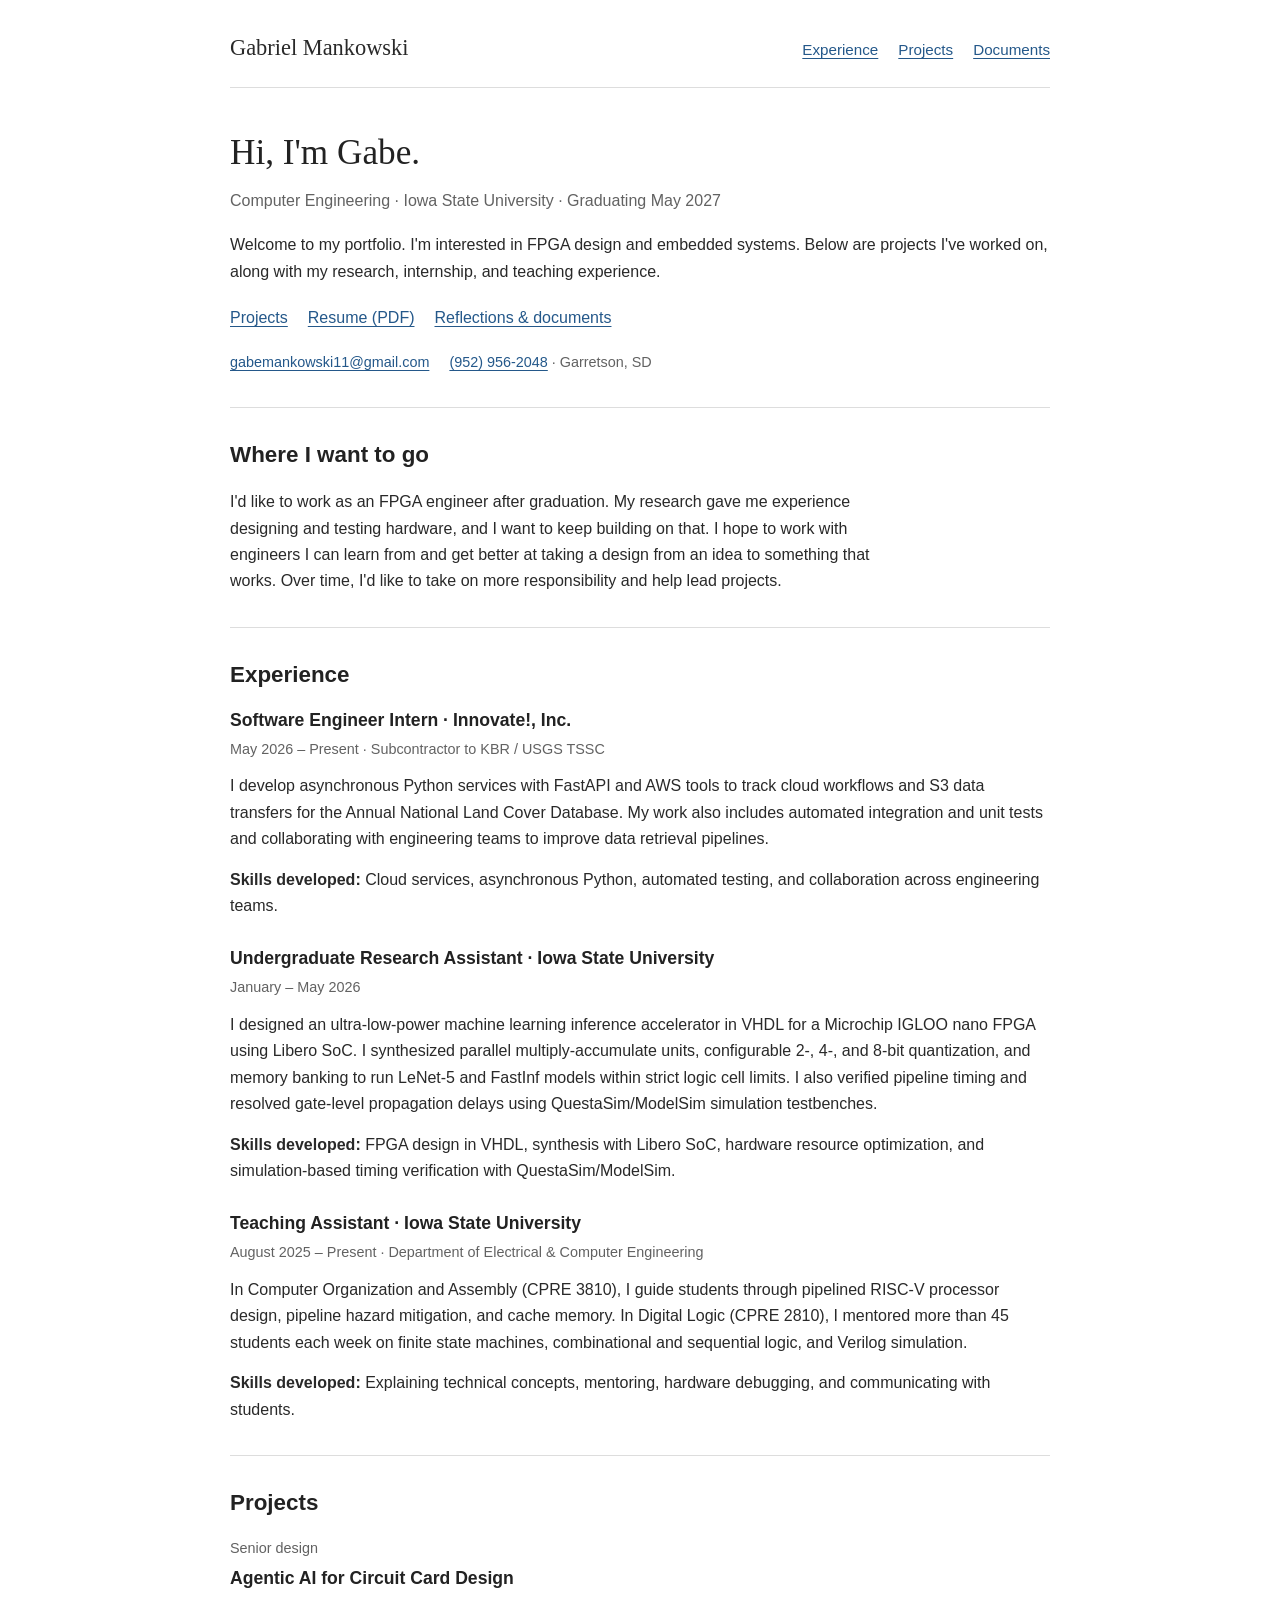
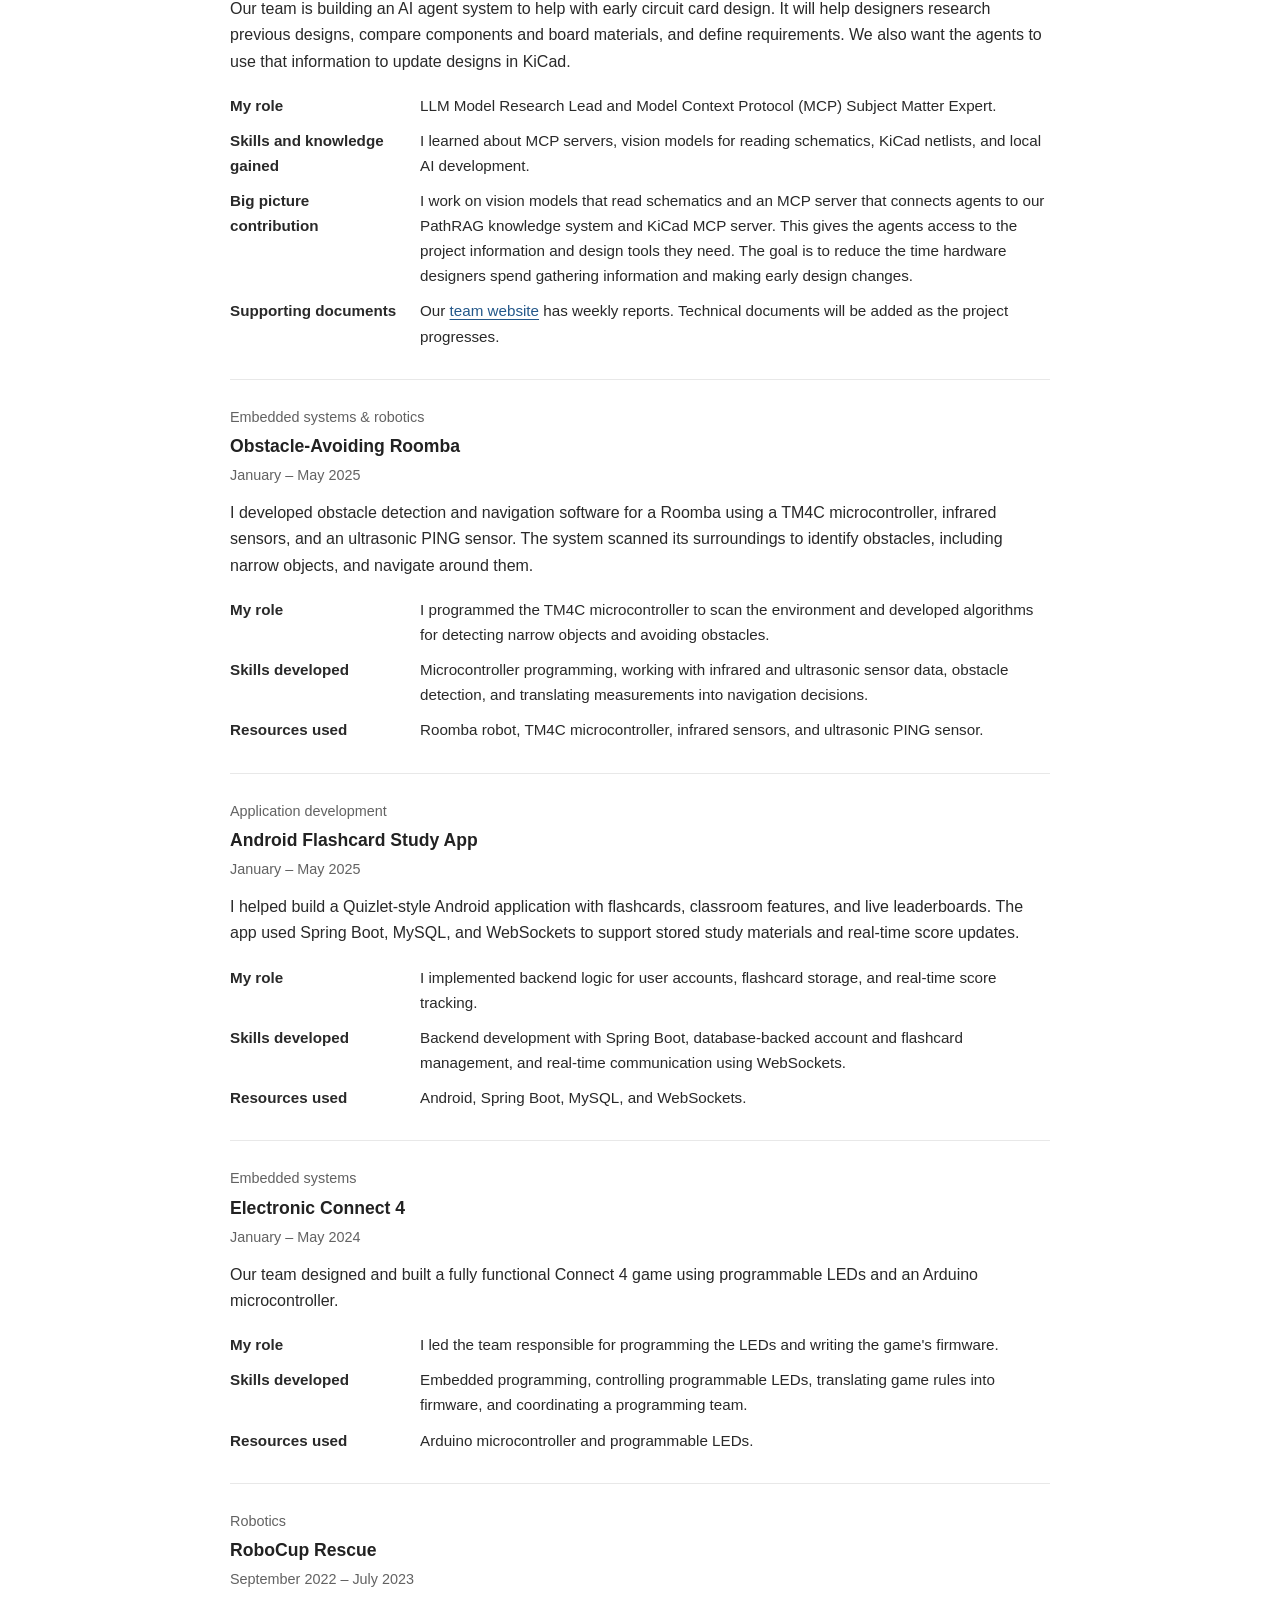
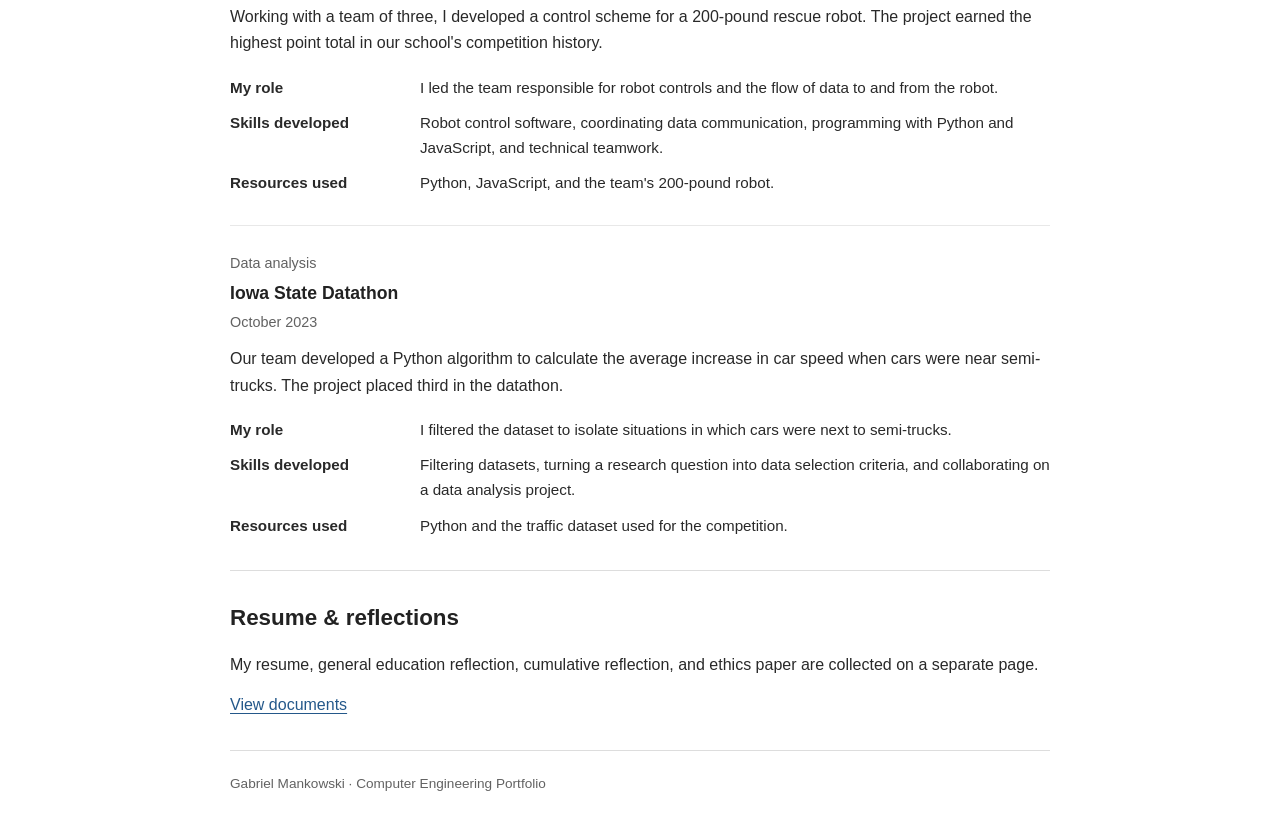
<file: index.html>
<!doctype html>
<html lang="en">
<head>
  <meta charset="utf-8">
  <meta name="viewport" content="width=device-width, initial-scale=1">
  <meta name="description" content="Gabriel Mankowski's computer engineering portfolio: projects, experience, and reflections.">
  <title>Gabriel Mankowski | Portfolio</title>
  <link rel="stylesheet" href="styles.css">
</head>
<body>
  <a class="skip-link" href="#main">Skip to content</a>
  <header class="site-header">
    <a class="site-name" href="index.html">Gabriel Mankowski</a>
    <nav aria-label="Main navigation">
      <a href="#experience">Experience</a>
      <a href="#projects">Projects</a>
      <a href="documents.html">Documents</a>
    </nav>
  </header>
  <main id="main">
    <section class="intro" aria-labelledby="welcome">
      <h1 id="welcome">Hi, I'm Gabe.</h1>
      <p class="education">Computer Engineering · Iowa State University · Graduating May 2027</p>
      <p>Welcome to my portfolio. I'm interested in FPGA design and embedded systems. Below are projects I've worked on, along with my research, internship, and teaching experience.</p>
      <div class="intro-links">
        <a href="#projects">Projects</a>
        <a href="documents/Gabe%20Mankowski%20Resume.pdf">Resume (PDF)</a>
        <a href="documents.html">Reflections &amp; documents</a>
      </div>
      <p class="contact"><a href="mailto:gabemankowski11@gmail.com">gabemankowski11@gmail.com</a><span><a href="tel:+19529562048">(952) 956-2048</a> · Garretson, SD</span></p>
    </section>

    <section class="goals" aria-labelledby="goals">
      <h2 id="goals">Where I want to go</h2>
      <p>I'd like to work as an FPGA engineer after graduation. My research gave me experience designing and testing hardware, and I want to keep building on that. I hope to work with engineers I can learn from and get better at taking a design from an idea to something that works. Over time, I'd like to take on more responsibility and help lead projects.</p>
    </section>

    <section id="experience" aria-labelledby="experience-heading">
      <h2 id="experience-heading">Experience</h2>
      <article>
        <h3>Software Engineer Intern · Innovate!, Inc.</h3>
        <p class="date">May 2026 – Present · Subcontractor to KBR / USGS TSSC</p>
        <p>I develop asynchronous Python services with FastAPI and AWS tools to track cloud workflows and S3 data transfers for the Annual National Land Cover Database. My work also includes automated integration and unit tests and collaborating with engineering teams to improve data retrieval pipelines.</p>
        <p><strong>Skills developed:</strong> Cloud services, asynchronous Python, automated testing, and collaboration across engineering teams.</p>
      </article>
      <article>
        <h3>Undergraduate Research Assistant · Iowa State University</h3>
        <p class="date">January – May 2026</p>
        <p>I designed an ultra-low-power machine learning inference accelerator in VHDL for a Microchip IGLOO nano FPGA using Libero SoC. I synthesized parallel multiply-accumulate units, configurable 2-, 4-, and 8-bit quantization, and memory banking to run LeNet-5 and FastInf models within strict logic cell limits. I also verified pipeline timing and resolved gate-level propagation delays using QuestaSim/ModelSim simulation testbenches.</p>
        <p><strong>Skills developed:</strong> FPGA design in VHDL, synthesis with Libero SoC, hardware resource optimization, and simulation-based timing verification with QuestaSim/ModelSim.</p>
      </article>
      <article>
        <h3>Teaching Assistant · Iowa State University</h3>
        <p class="date">August 2025 – Present · Department of Electrical &amp; Computer Engineering</p>
        <p>In Computer Organization and Assembly (CPRE 3810), I guide students through pipelined RISC-V processor design, pipeline hazard mitigation, and cache memory. In Digital Logic (CPRE 2810), I mentored more than 45 students each week on finite state machines, combinational and sequential logic, and Verilog simulation.</p>
        <p><strong>Skills developed:</strong> Explaining technical concepts, mentoring, hardware debugging, and communicating with students.</p>
      </article>
    </section>

    <section id="projects" aria-labelledby="project-heading">
      <h2 id="project-heading">Projects</h2>
      <article>
        <p class="project-label">Senior design</p>
        <h3>Agentic AI for Circuit Card Design</h3>
        <p>Our team is building an AI agent system to help with early circuit card design. It will help designers research previous designs, compare components and board materials, and define requirements. We also want the agents to use that information to update designs in KiCad.</p>
        <dl>
          <dt>My role</dt>
          <dd>LLM Model Research Lead and Model Context Protocol (MCP) Subject Matter Expert.</dd>
          <dt>Skills and knowledge gained</dt>
          <dd>I learned about MCP servers, vision models for reading schematics, KiCad netlists, and local AI development.</dd>
          <dt>Big picture contribution</dt>
          <dd>I work on vision models that read schematics and an MCP server that connects agents to our PathRAG knowledge system and KiCad MCP server. This gives the agents access to the project information and design tools they need. The goal is to reduce the time hardware designers spend gathering information and making early design changes.</dd>
          <dt>Supporting documents</dt>
          <dd>Our <a href="https://sdmay27-16.sd.ece.iastate.edu/">team website</a> has weekly reports. Technical documents will be added as the project progresses.</dd>
        </dl>
      </article>
      <article>
        <p class="project-label">Embedded systems &amp; robotics</p>
        <h3>Obstacle-Avoiding Roomba</h3>
        <p class="date">January – May 2025</p>
        <p>I developed obstacle detection and navigation software for a Roomba using a TM4C microcontroller, infrared sensors, and an ultrasonic PING sensor. The system scanned its surroundings to identify obstacles, including narrow objects, and navigate around them.</p>
        <dl>
          <dt>My role</dt>
          <dd>I programmed the TM4C microcontroller to scan the environment and developed algorithms for detecting narrow objects and avoiding obstacles.</dd>
          <dt>Skills developed</dt>
          <dd>Microcontroller programming, working with infrared and ultrasonic sensor data, obstacle detection, and translating measurements into navigation decisions.</dd>
          <dt>Resources used</dt>
          <dd>Roomba robot, TM4C microcontroller, infrared sensors, and ultrasonic PING sensor.</dd>
        </dl>
      </article>
      <article>
        <p class="project-label">Application development</p>
        <h3>Android Flashcard Study App</h3>
        <p class="date">January – May 2025</p>
        <p>I helped build a Quizlet-style Android application with flashcards, classroom features, and live leaderboards. The app used Spring Boot, MySQL, and WebSockets to support stored study materials and real-time score updates.</p>
        <dl>
          <dt>My role</dt>
          <dd>I implemented backend logic for user accounts, flashcard storage, and real-time score tracking.</dd>
          <dt>Skills developed</dt>
          <dd>Backend development with Spring Boot, database-backed account and flashcard management, and real-time communication using WebSockets.</dd>
          <dt>Resources used</dt>
          <dd>Android, Spring Boot, MySQL, and WebSockets.</dd>
        </dl>
      </article>
      <article>
        <p class="project-label">Embedded systems</p>
        <h3>Electronic Connect 4</h3>
        <p class="date">January – May 2024</p>
        <p>Our team designed and built a fully functional Connect 4 game using programmable LEDs and an Arduino microcontroller.</p>
        <dl>
          <dt>My role</dt>
          <dd>I led the team responsible for programming the LEDs and writing the game's firmware.</dd>
          <dt>Skills developed</dt>
          <dd>Embedded programming, controlling programmable LEDs, translating game rules into firmware, and coordinating a programming team.</dd>
          <dt>Resources used</dt>
          <dd>Arduino microcontroller and programmable LEDs.</dd>
        </dl>
      </article>
      <article>
        <p class="project-label">Robotics</p>
        <h3>RoboCup Rescue</h3>
        <p class="date">September 2022 – July 2023</p>
        <p>Working with a team of three, I developed a control scheme for a 200-pound rescue robot. The project earned the highest point total in our school's competition history.</p>
        <dl>
          <dt>My role</dt>
          <dd>I led the team responsible for robot controls and the flow of data to and from the robot.</dd>
          <dt>Skills developed</dt>
          <dd>Robot control software, coordinating data communication, programming with Python and JavaScript, and technical teamwork.</dd>
          <dt>Resources used</dt>
          <dd>Python, JavaScript, and the team's 200-pound robot.</dd>
        </dl>
      </article>
      <article>
        <p class="project-label">Data analysis</p>
        <h3>Iowa State Datathon</h3>
        <p class="date">October 2023</p>
        <p>Our team developed a Python algorithm to calculate the average increase in car speed when cars were near semi-trucks. The project placed third in the datathon.</p>
        <dl>
          <dt>My role</dt>
          <dd>I filtered the dataset to isolate situations in which cars were next to semi-trucks.</dd>
          <dt>Skills developed</dt>
          <dd>Filtering datasets, turning a research question into data selection criteria, and collaborating on a data analysis project.</dd>
          <dt>Resources used</dt>
          <dd>Python and the traffic dataset used for the competition.</dd>
        </dl>
      </article>
    </section>

    <section aria-labelledby="documents-heading">
      <h2 id="documents-heading">Resume &amp; reflections</h2>
      <p>My resume, general education reflection, cumulative reflection, and ethics paper are collected on a separate page.</p>
      <a href="documents.html">View documents</a>
    </section>
  </main>
  <footer>Gabriel Mankowski · Computer Engineering Portfolio</footer>
</body>
</html>
</file>
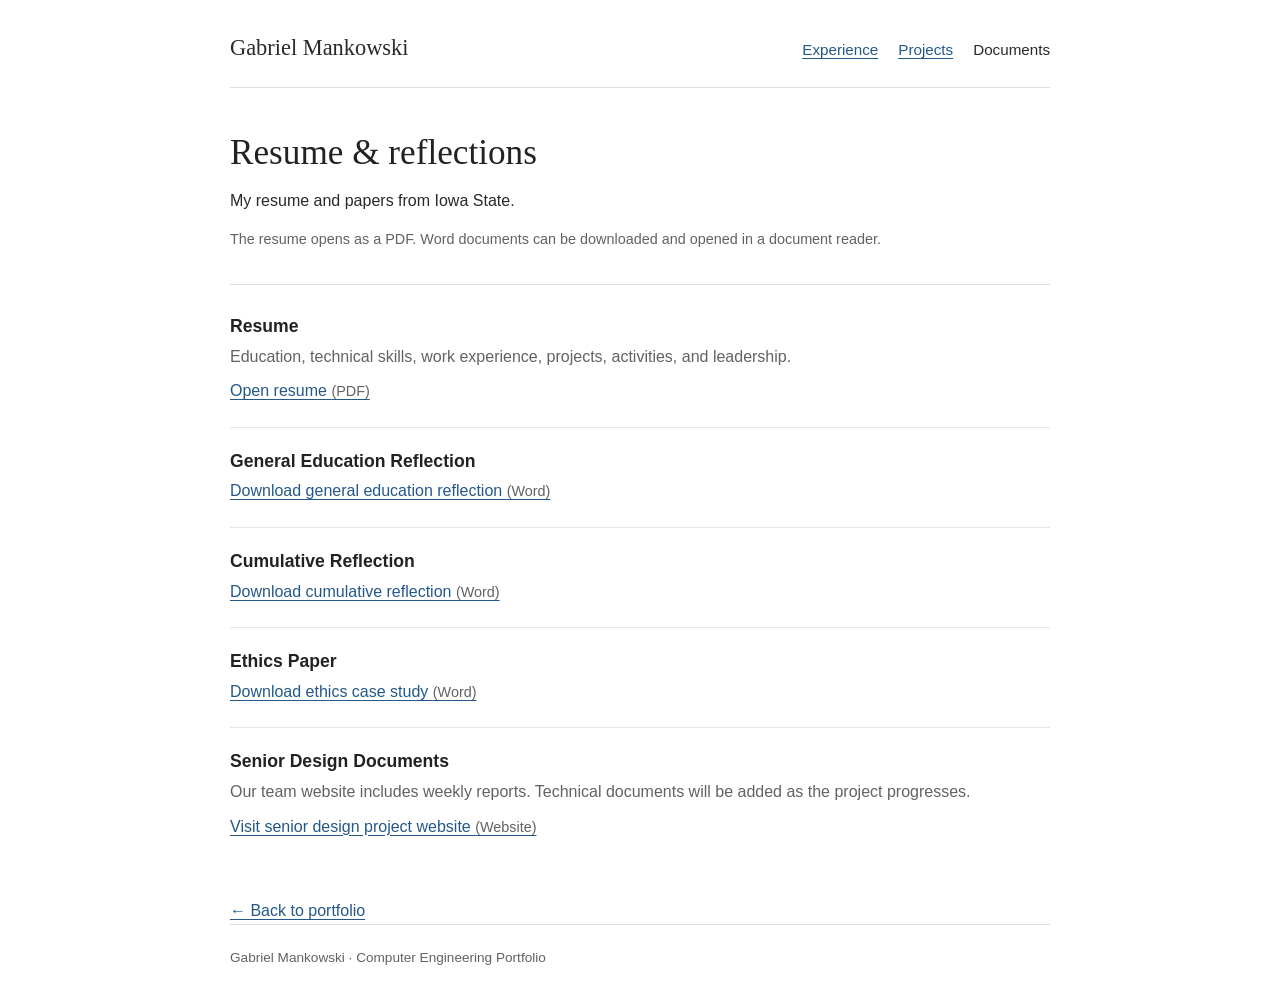
<file: documents.html>
<!doctype html>
<html lang="en">
<head>
  <meta charset="utf-8">
  <meta name="viewport" content="width=device-width, initial-scale=1">
  <meta name="description" content="Gabriel Mankowski's resume, portfolio reflections, and ethics paper.">
  <title>Documents | Gabriel Mankowski</title>
  <link rel="stylesheet" href="styles.css">
</head>
<body>
  <a class="skip-link" href="#main">Skip to content</a>
  <header class="site-header">
    <a class="site-name" href="index.html">Gabriel Mankowski</a>
    <nav aria-label="Main navigation">
      <a href="index.html#experience">Experience</a>
      <a href="index.html#projects">Projects</a>
      <a href="documents.html" aria-current="page">Documents</a>
    </nav>
  </header>
  <main id="main">
    <section class="intro" aria-labelledby="documents-heading">
      <h1 id="documents-heading">Resume &amp; reflections</h1>
      <p>My resume and papers from Iowa State.</p>
      <p class="note">The resume opens as a PDF. Word documents can be downloaded and opened in a document reader.</p>
    </section>
    <section class="document-list" aria-label="Available documents">
      <article id="resume">
        <h2>Resume</h2>
        <p>Education, technical skills, work experience, projects, activities, and leadership.</p>
        <a href="documents/Gabe%20Mankowski%20Resume.pdf">Open resume <span class="file-type">(PDF)</span></a>
      </article>
      <article id="general-education">
        <h2>General Education Reflection</h2>
        <a href="documents/4940_GenEd_Reflection.docx" download>Download general education reflection <span class="file-type">(Word)</span></a>
      </article>
      <article id="cumulative-reflection">
        <h2>Cumulative Reflection</h2>
        <a href="documents/4940_Cumulative_Reflection.docx" download>Download cumulative reflection <span class="file-type">(Word)</span></a>
      </article>
      <article id="ethics">
        <h2>Ethics Paper</h2>
        <a href="documents/Final_Case_Study.docx" download>Download ethics case study <span class="file-type">(Word)</span></a>
      </article>
      <article id="senior-design">
        <h2>Senior Design Documents</h2>
        <p>Our team website includes weekly reports. Technical documents will be added as the project progresses.</p>
        <a href="https://sdmay27-16.sd.ece.iastate.edu/">Visit senior design project website <span class="file-type">(Website)</span></a>
      </article>
    </section>
    <p class="back-link"><a href="index.html">← Back to portfolio</a></p>
  </main>
  <footer>Gabriel Mankowski · Computer Engineering Portfolio</footer>
</body>
</html>
</file>
<file: styles.css>
:root {
  color-scheme: light;
  font-family: Arial, Helvetica, sans-serif;
  color: #292929;
  background: #fff;
  line-height: 1.65;
  --accent: #24588a;
  --muted: #626262;
  --border: #ddd;
}

* { box-sizing: border-box; }
body { margin: 0; }
a { color: var(--accent); text-underline-offset: 3px; }
a:hover { color: #163a5d; }
a:focus-visible { outline: 2px solid var(--accent); outline-offset: 4px; }
.site-header, main, footer { width: min(100% - 48px, 820px); margin-inline: auto; }
.site-header {
  display: flex;
  justify-content: space-between;
  align-items: baseline;
  flex-wrap: wrap;
  gap: 12px 24px;
  padding-block: 30px 20px;
  border-bottom: 1px solid var(--border);
}
.site-name {
  font-family: Georgia, "Times New Roman", serif;
  font-size: 1.4rem;
  color: #292929;
  text-decoration: none;
}
nav { display: flex; flex-wrap: wrap; gap: 20px; font-size: .95rem; }
nav a[aria-current="page"] { color: #292929; text-decoration: none; }
section { padding-block: 32px; scroll-margin-top: 24px; }
main > section + section { border-top: 1px solid var(--border); }
.intro { padding-block: 42px 32px; }
h1, h2, h3 { line-height: 1.3; color: #222; }
h1 { font-family: Georgia, "Times New Roman", serif; font-size: 2.2rem; font-weight: normal; margin: 0 0 12px; }
h2 { font-size: 1.4rem; margin: 0 0 20px; }
h3 { font-size: 1.1rem; margin: 0 0 6px; }
p { margin: 0 0 14px; }
p:last-child { margin-bottom: 0; }
.intro .education { color: var(--muted); margin-bottom: 18px; }
.intro-links { display: flex; flex-wrap: wrap; gap: 20px; margin-block: 20px; }
.contact { display: flex; flex-wrap: wrap; gap: 4px 20px; font-size: .9rem; }
.contact span { color: var(--muted); }
.goals p { max-width: 76ch; }
#projects article + article { border-top: 1px solid #e8e8e8; margin-top: 30px; padding-top: 26px; }
.project-label, .date, .note, .file-type { color: var(--muted); font-size: .9rem; }
.project-label { margin-bottom: 6px; }
.date { margin-bottom: 12px; }
dl { display: grid; grid-template-columns: 170px minmax(0, 1fr); gap: 10px 20px; margin: 18px 0 0; font-size: .95rem; }
dt { font-weight: bold; }
dd { margin: 0; }
#experience article + article { margin-top: 28px; }
.document-list { padding-top: 8px; }
.document-list article { padding-block: 22px; scroll-margin-top: 24px; }
.document-list article + article { border-top: 1px solid #e8e8e8; }
.document-list h2 { font-size: 1.1rem; margin-bottom: 6px; }
.document-list p { color: var(--muted); margin-bottom: 8px; }
.back-link { margin-block: 4px 24px; }
footer { border-top: 1px solid var(--border); padding-block: 22px 32px; color: var(--muted); font-size: .85rem; }
.skip-link { position: absolute; top: -100px; left: 20px; padding: 10px 15px; background: white; z-index: 1; }
.skip-link:focus { top: 10px; }

@media (max-width: 600px) {
  .site-header, main, footer { width: calc(100% - 36px); }
  .site-header { flex-direction: column; align-items: flex-start; padding-top: 22px; }
  .intro { padding-top: 30px; }
  h1 { font-size: 1.9rem; }
  section { padding-block: 26px; }
  dl { grid-template-columns: 1fr; gap: 4px; }
  dd + dt { margin-top: 10px; }
  .contact { flex-direction: column; }
}
</file>
